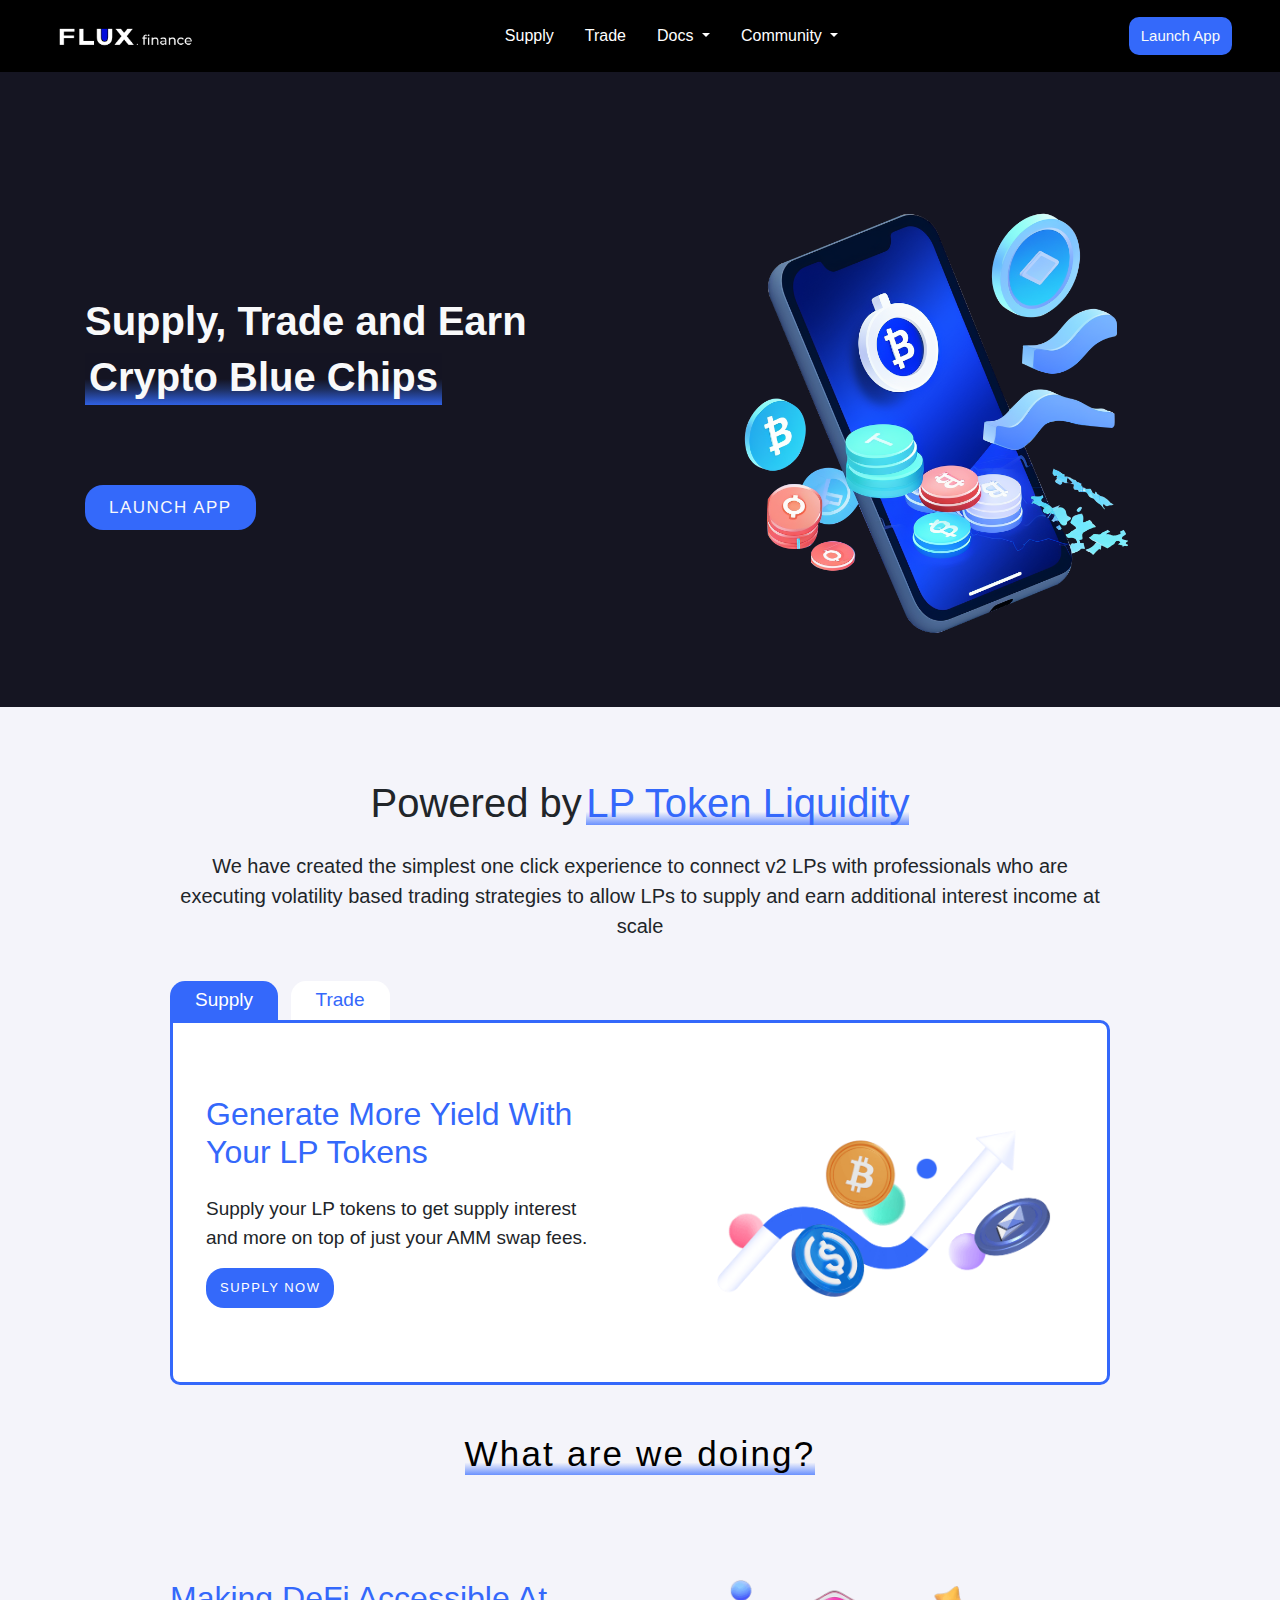
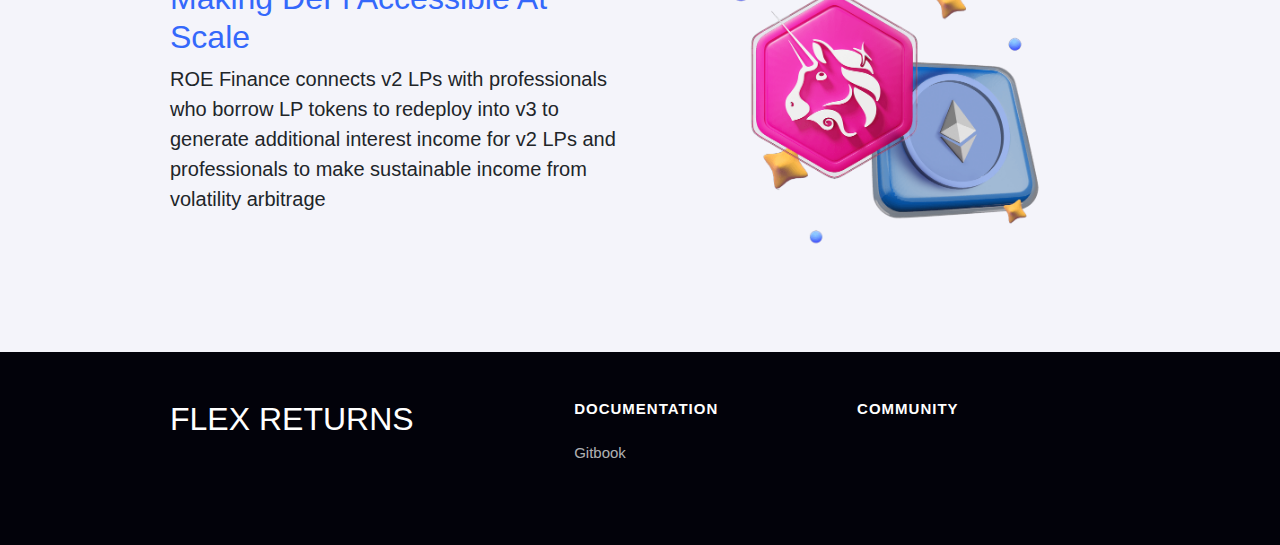
<file: index.html>
<!DOCTYPE html>
<html lang="en">

<head>

    <meta charset="UTF-8">

    <meta name="viewport" content="width=device-width, initial-scale=1.0">

    <!-- BOOTSTRAP LINKS -->
    <link rel="stylesheet" href="https://cdn.jsdelivr.net/npm/bootstrap@4.3.1/dist/css/bootstrap.min.css"
        integrity="sha384-ggOyR0iXCbMQv3Xipma34MD+dH/1fQ784/j6cY/iJTQUOhcWr7x9JvoRxT2MZw1T" crossorigin="anonymous">

    <!-- FONT AWESOME LINK -->
    <link rel="stylesheet" href="https://cdnjs.cloudflare.com/ajax/libs/font-awesome/6.4.2/css/all.min.css"
        integrity="sha512-z3gLpd7yknf1YoNbCzqRKc4qyor8gaKU1qmn+CShxbuBusANI9QpRohGBreCFkKxLhei6S9CQXFEbbKuqLg0DA=="
        crossorigin="anonymous" referrerpolicy="no-referrer" />

    <!-- GOGGLE FONTS LINKS -->
    <link rel="preconnect" href="https://fonts.googleapis.com">
    <link rel="preconnect" href="https://fonts.gstatic.com" crossorigin>
    <link href="https://fonts.googleapis.com/css2?family=Poppins:wght@200;400&display=swap" rel="stylesheet">

    <!-- CSS -->
    <link rel="stylesheet" href="Assets/css/global.css">
    <link rel="stylesheet" href="Assets/css/index.css">

    <title>Flex Returns</title>
</head>

<body>
    <!-- NAVBAR -->

    <nav class="navbar navbar-expand-lg navbar-dark container-fluid   justify-content-between py-3 px-5">
        <a class="navbar-brand mr-auto" href="#"><img src="Assets/img/flux logo.png" alt=""></a>
        <button class="navbar-toggler ml-auto" type="button" data-toggle="collapse" data-target="#navbarSupportedContent"
            aria-controls="navbarSupportedContent" aria-expanded="false" aria-label="Toggle navigation">
            <span class="navbar-toggler-icon"></span>
        </button>
        <div class="collapse navbar-collapse " id="navbarSupportedContent">
            
                
            
                <ul class="navbar-nav mx-auto mt-2 mt-lg-0">

                    <li class="nav-item  ">
                        <a class="nav-link" href="supply.html">Supply<span class="sr-only">(current)</span></a>
                    </li>
                    <li class="nav-item">
                        <a class="nav-link" href="trade.html">Trade</a>
                    </li>
                    <li class="nav-item dropdown">
                        <a class="nav-link dropdown-toggle" href="#" id="navbarDropdown" role="button" data-toggle="dropdown" aria-haspopup="true" aria-expanded="false">
                          Docs
                        </a>
                        <div class="dropdown-menu " aria-labelledby="navbarDropdown">
                          <a class="dropdown-item" href="#">Gitbook</a>
                          
                          
                          
                        </div>
                      </li>
                      <li class="nav-item dropdown">
                        <a class="nav-link dropdown-toggle" href="#" id="navbarDropdown" role="button" data-toggle="dropdown" aria-haspopup="true" aria-expanded="false">
                          Community
                        </a>
                        <div class="dropdown-menu" aria-labelledby="navbarDropdown">
                          <a class="dropdown-item" href="#">Twitter</a>
                          <a class="dropdown-item" href="#">Telegram</a>
                         
                          
                        </div>
                      </li>

                </ul>
                <a href="supply.html">
                <button class="button-type2 text-light">
                    Launch App
                </button>
            </a>
                
        </div>
    </nav>


    <div class="main-part ">

        <!-- SECTION 1 -->
        <section class="section-1">
            <div class="container pt-5">
                <div class="row">
                    <div class="col-lg-6 col-md-6 col-xm-12">
                        <div class="h-100  d-flex d-flex text-light flex-column justify-content-center">
                            <h1 class="font-weight-bold topheadingmobile">Supply, Trade and Earn </h1>
                            <h1 class="font-weight-bold text-blue-background topheadingmobile">‍Crypto Blue Chips</h1>
                            <div class="mt-4">
                                <a href="supply.html">
                                <button class="button-type1 px-4 text-light mt-5">
                                    LAUNCH APP
                                </button>
                            </a>
                            </div>
                        </div>
                    </div>
                    <div class="col-lg-6 col-md-6 col-xm-12 pt-5 pr-3">
                        <img class="w-100" src="Assets/img/section1_illustrator.png" alt="">

                    </div>
                </div>
            </div>
        </section>


        <!-- SECTION 2 -->

        <section class="section-2 pb-5">
            <div class="container pt-5 s2-container">
                <div class="s2-top  mt-4 pb-10 text-center ">
                    <span>
                        <h1 class="d-inline breaking-point topheadingmobile" >Powered by</h1>
                    </span>
                    
                    <span>
                        <h1 class="text-blue-background-2 d-inline topheadingmobile">‍LP Token Liquidity</h1>
                    </span>
                    <p class="my-4 pb-3">We have created the simplest one click experience to connect v2 LPs with
                        professionals who are executing volatility based trading strategies to allow LPs to supply and
                        earn additional interest income at scale</p>
                </div>



                <div class="btn_divs ">
                    <button class="btn_a " id="btn_a">Supply</button>
                    <button class="mx-2 btn_b" id="btn_b">Trade</button>

                </div>
                <div class="blocks ">
                    <div class="div_a " id="div_a">
                        <div class="row  pt-5 pb-4 " id="div_a_inside">
                            <div class="h-100 px-4 col-lg-6 col-md-6 col-xm-12">
                                <div class="d-flex p-4 flex-column justify-content-center ">
                                    <h2 class="text_blue">Generate More Yield With Your LP Tokens</h2>
                                    <p class="pt-3 supply-text">Supply your LP tokens to get supply interest and more on
                                        top of just your AMM swap fees.</p>
                                    <button class="button-type1 supply-btn">SUPPLY NOW</button>
                                </div>
                            </div>
                            <div class="col-lg-6 col-md-6 col-xm-12">
                                <img class="p-5 w-100" src="Assets/img/supply_img.png" alt="">
                            </div>
                        </div>


                    </div>
                    <div class="div_b" id="div_b">

                        <div class="row    ">
                            <div class="h-100 px-4 pt-5  col-lg-6 col-md-6 col-xm-12">
                                <div class="h-100  d-flex p-4 flex-column justify-content-center ">
                                    <h2 class="text_blue">Profit in Both Market Directions</h2>
                                    <p class="pt-3 supply-text">Trade impermanent gains to profit when the market moves
                                        sharply in either direction</p>
                                    <button class="button-type1 supply-btn">TRADE NOW</button>
                                </div>
                            </div>
                            <div class="col-lg-6 h-100 col-md-6 col-xm-12">
                                <img class="p-5 w-100" src="Assets/img/trade_img.png" alt="">
                            </div>
                        </div>
                    </div>
                </div>

            </div>

        </section>


        <!-- SECTION 3 -->

        <section class="section-3">
            <div class="container s3-container pb-5">
                <div class="text-center w-100  d-flex justify-content-center mb-5">
                    <h2 class=" text-blue-background-2 s3-top ">What are we doing?</h2>
                </div>
                <div class="row mb-5">
                    <div class="col-lg-6 col-lg-6 col-sm-12 pt-5">
                        <h2 class="text_blue alingmentmobile">Making DeFi Accessible At Scale</h1>
                            <p>ROE Finance connects v2 LPs with professionals who borrow LP tokens to redeploy into v3
                                to generate additional interest income for v2 LPs and professionals to make sustainable
                                income from volatility arbitrage</p>

                    </div>
                    <div class="col-lg-6 col-lg-6 col-sm-12">
                        <img class="w-100 px-5 pt-5" src="Assets/img/section-3.png" alt="">

                    </div>
                </div>
            </div>
        </section>

        <!-- FOOTER -->


        <footer>
            <div class="pt-5 container foot-container pb-5">
                <div class="row">
                    <div class="col-lg-5 col-md-4 col-sm-12 pb-5">
                        <h2>FLEX RETURNS</h2>

                    </div>
                    <div class="col-lg-7 col-md-8 col-sm-12">
                        <div class="row">

                            <div class="col-lg-6 col-md-6 col-sm-12 pb-3">
                                <h6 class="foot-type-1 mb-4">DOCUMENTATION</h6>
                                <a href="">
                                    <p class="foot-type-2">Gitbook</p>
                                </a>

                            </div>
                            <div class="col-lg-6 col-md-6 col-sm-12 pb-3">
                                <h6 class="foot-type-1 mb-3">COMMUNITY</h6>
                                <div class="foot-icons">
                                    <a href=""><i class="fa-brands px-1 fa-x-twitter"></i></a>
                                    <a href=""><i class="fa-brands px-1 fa-telegram"></i></a>
                                    <a href=""><i class="fa-brands px-1 fa-medium"></i></a>
                                </div>
                            </div>
                        </div>
                    </div>
                </div>

            </div>
        </footer>


    </div>

</body>

<script src="Assets/js/index.js"></script>
<script src="https://code.jquery.com/jquery-3.3.1.slim.min.js"
    integrity="sha384-q8i/X+965DzO0rT7abK41JStQIAqVgRVzpbzo5smXKp4YfRvH+8abtTE1Pi6jizo"
    crossorigin="anonymous"></script>
<script src="https://cdn.jsdelivr.net/npm/popper.js@1.14.7/dist/umd/popper.min.js"
    integrity="sha384-UO2eT0CpHqdSJQ6hJty5KVphtPhzWj9WO1clHTMGa3JDZwrnQq4sF86dIHNDz0W1"
    crossorigin="anonymous"></script>
<script src="https://cdn.jsdelivr.net/npm/bootstrap@4.3.1/dist/js/bootstrap.min.js"
    integrity="sha384-JjSmVgyd0p3pXB1rRibZUAYoIIy6OrQ6VrjIEaFf/nJGzIxFDsf4x0xIM+B07jRM"
    crossorigin="anonymous"></script>

</html>
</file>
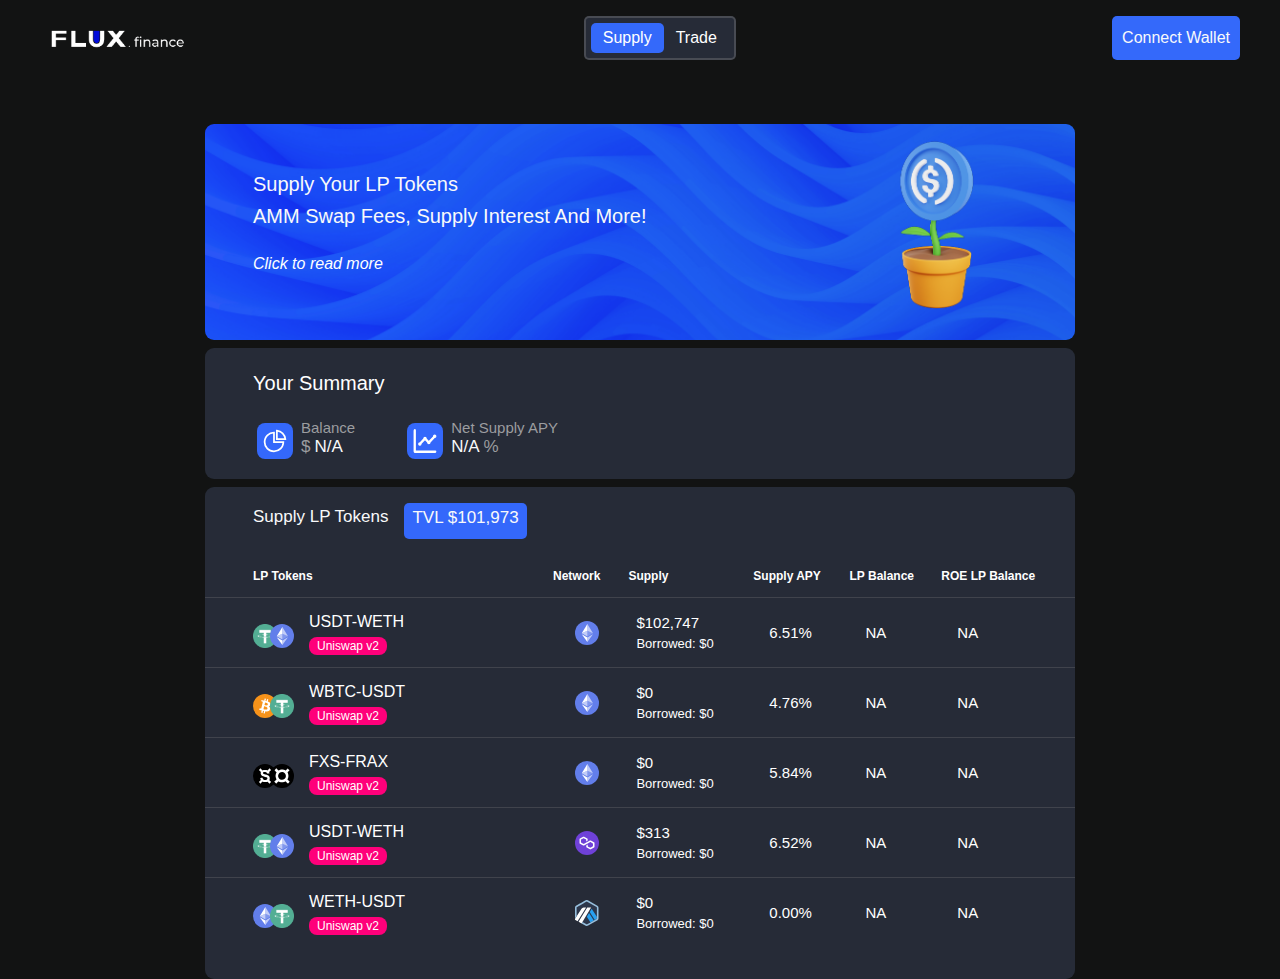
<file: supply.html>
<!DOCTYPE html>
<html lang="en">

<head>

    <meta charset="UTF-8">

    <meta name="viewport" content="width=device-width, initial-scale=1.0">

    <!-- BOOTSTRAP LINKS -->
    <link rel="stylesheet" href="https://cdn.jsdelivr.net/npm/bootstrap@4.3.1/dist/css/bootstrap.min.css"
        integrity="sha384-ggOyR0iXCbMQv3Xipma34MD+dH/1fQ784/j6cY/iJTQUOhcWr7x9JvoRxT2MZw1T" crossorigin="anonymous">

    <!-- FONT AWESOME LINK -->
    <link rel="stylesheet" href="https://cdnjs.cloudflare.com/ajax/libs/font-awesome/6.4.2/css/all.min.css"
        integrity="sha512-z3gLpd7yknf1YoNbCzqRKc4qyor8gaKU1qmn+CShxbuBusANI9QpRohGBreCFkKxLhei6S9CQXFEbbKuqLg0DA=="
        crossorigin="anonymous" referrerpolicy="no-referrer" />

    <!-- GOGGLE FONTS LINKS -->
    <link rel="preconnect" href="https://fonts.googleapis.com">
    <link rel="preconnect" href="https://fonts.gstatic.com" crossorigin>
    <link href="https://fonts.googleapis.com/css2?family=Poppins:wght@200;400&display=swap" rel="stylesheet">

    <!-- CSS -->
    <link rel="stylesheet" href="Assets/css/global.css">
    <link rel="stylesheet" href="Assets/css/supply.css">

    <title>Flex Returns</title>
</head>

<body>

    <!-- NAVBAR -->
    
    <nav class=" py-3 " style="padding-left: 40px; padding-right: 40px;">
    
        
        <div class="d-flex justify-content-between" id="navbarSupportedContent">
            
                
                <a class="my-auto navbar-brand" href="index.html"><img src="Assets/img/flux logo.png" alt=""></a>
                
            
                <div class=" mx-auto navbar-nav-box d-flex mt-2 mt-lg-0">
                    <div class="navbar-nav-item" id="navbar-nav-item1">
                           <a href="supply.html">Supply</a>
                    </div>
                    <div class="navbar-nav-item">
                        <a href="trade.html">Trade</a>
                    </div>
                </div>
                <button class="nav-button text-light" onclick="connectingMetaMask()">
                    Connect Wallet
                </button>
                
        </div>
    </nav>



    <!-- DIV 1 -->

    <div class="section-1 mt-5">
        <div class="container divs-container ">
            <div class="row div_1">
                <div class="p-5 col-lg-8 col-md-8 col-sm-12 text-light">
                    <h5>Supply Your LP Tokens</h5>
                    <h5 class="pb-3">AMM Swap Fees, Supply Interest And More!</h5>
                    <a href="">
                        <p class="div_1_link">Click to read more</p>
                    </a>
                </div>
                <div class="col-lg-4 col-md-4 text-center col-sm-12">
                    <img class="w-100 div_1_img " src="Assets/img/plant_pot.png" alt="">
                </div>
            </div>
        </div>
    </div>

    <!-- DIV 2 -->

    <div class="section-2 mt-2">
        <div class="container  div2-container">
            <div class="div_2 px-5 py-2 pb-3">
                <h5 class="div2-top mb-4">Your Summary</h5>
                <div class="d-flex flex-row ">
                    <span class="d-flex flex-row mr-5">
                        <div class="">
                            <img class="m-1 div_2_img mr-2" src="Assets/img/div_2_pic1.svg" alt="">
                        </div>
                        <div>
                            <h6 class="div_2_text1">Balance</h6>
                            <h6 class="div_2_text2">$<span class="text-light pl-1">N/A</span></h6>
                        </div>

                    </span>
                    <span class="d-flex flex-row">
                        <div class="">
                            <img class="m-1 div_2_img mr-2" src="Assets/img/div_2_pic2.svg" alt="">
                        </div>
                        <div>
                            <h6 class="div_2_text1">Net Supply APY</h6>
                            <h6 class="div_2_text2"><span class="text-light pr-1">N/A</span>%</h6>
                        </div>

                    </span>
                </div>
            </div>
        </div>
    </div>


    <!-- DIV 3 -->

    <div class="section-2 mt-2 ">
        <div class="container   div2-container">
            <div class="div_3 pt-3   pb-3">
                <div class="div_3_top px-5 d-flex flex-row text-light">
                    <h5 class=" div3-top-text">Supply LP Tokens</h5>
                    <div class="ml-3 div3-top-blue">
                        <h5>TVL $101,973</h5>
                    </div>
                </div>

                <div class="section-3 ">
                    <div class="box-main mt-3 s3-large pb-3">

                        <div>
                            <table>
                                <tr>
                                    <th style="padding-left: 48px;">LP Tokens</th>
                                    <th>Network
                                    </th>
                                    <th class="pl-2">Supply</th>
                                    <th>Supply APY</th>
                                    <th>LP Balance
                                    </th>
                                    <th>ROE LP Balance
                                    </th>
                                </tr>
                                <tr class="table-row">
                                    <td style='width:40%; padding-left: 48px;'>
                                        <div class="d-flex flex-row  s3-box-top">
                                            <div class="s3-img-container px-4  ">
                                                <img src="Assets/img/usdt-removebg-preview.png" class="s3-img1 " alt="">
                                                <img src="Assets/img/Etherum.svg" class="s3-img2 " alt="">

                                            </div>

                                            <div class="s3-span pl-2 s3-box-top-p">
                                                <p id="popup-text1.1">USDT-WETH

                                                </p>
                                                <p class="s3p">Uniswap v2</p>

                                            </div>
                                        </div>
                                    </td>
                                    <td style="text-align: center; ">
                                        <img class="s3-img" src="Assets/img/Etherum.svg" alt="">
                                    </td>
                                    <td>
                                        <div class="d-flex justify-content-between s3-box-top pl-3">

                                            <div>
                                                <p class="td-3-1">$102,747

                                                </p>
                                                <p class="td-3-2">Borrowed: $0</p>

                                            </div>
                                        </div>
                                    </td>
                                    <td>
                                        <p class="td-3-1 pl-3" id="popup-text3.1">6.51%

                                        </p>
                                    </td>
                                    <td>
                                        <p class="td-3-1 pl-3 " id="popup-withdraw1.1">NA

                                        </p>
                                    </td>
                                    <td>
                                        <p class="td-3-1 pl-3" id="popup-text2.1">NA

                                        </p>
                                    </td>
                                </tr>
                                <tr class="table-row">
                                    <td style='width:40%; padding-left: 48px;'>
                                        <div class="d-flex flex-row  s3-box-top">
                                            <div class="s3-img-container px-4  ">
                                                <img src="Assets/img/wbdt.svg" class="s3-img1 " alt="">
                                                <img src="Assets/img/usdt-removebg-preview.png" class="s3-img2 " alt="">

                                            </div>

                                            <div class="s3-span pl-2 s3-box-top-p">
                                                <p id="popup-text1.2">WBTC-USDT

                                                </p>
                                                <p class="s3p">Uniswap v2</p>

                                            </div>
                                        </div>
                                    </td>
                                    <td style="text-align: center; ">
                                        <img class="s3-img" src="Assets/img/Etherum.svg" alt="">
                                    </td>
                                    <td>
                                        <div class="d-flex justify-content-between s3-box-top pl-3">

                                            <div>
                                                <p class="td-3-1">$0

                                                </p>
                                                <p class="td-3-2">Borrowed: $0</p>

                                            </div>
                                        </div>
                                    </td>
                                    <td>
                                        <p class="td-3-1 pl-3" id="popup-text3.2">4.76%

                                        </p>
                                    </td>
                                    <td>
                                        <p class="td-3-1 pl-3" id="popup-withdraw1.2">NA

                                        </p>
                                    </td>
                                    <td>
                                        <p class="td-3-1 pl-3" id="popup-text2.2">NA

                                        </p>
                                    </td>
                                </tr>
                                <tr class="table-row">
                                    <td style='width:40%; padding-left: 48px;'>
                                        <div class="d-flex flex-row  s3-box-top">
                                            <div class="s3-img-container px-4  ">
                                                <img src="Assets/img/fxs.svg" class="s3-img1 " alt="">
                                                <img src="Assets/img/frax.svg" class="s3-img2 " alt="">

                                            </div>

                                            <div class="s3-span pl-2 s3-box-top-p">
                                                <p id="popup-text1.3">FXS-FRAX
                                                </p>
                                                <p class="s3p">Uniswap v2</p>

                                            </div>
                                        </div>
                                    </td>
                                    <td style="text-align: center; ">
                                        <img class="s3-img" src="Assets/img/Etherum.svg" alt="">
                                    </td>
                                    <td>
                                        <div class="d-flex justify-content-between s3-box-top pl-3">

                                            <div>
                                                <p class="td-3-1">$0

                                                </p>
                                                <p class="td-3-2">Borrowed: $0</p>

                                            </div>
                                        </div>
                                    </td>
                                    <td>
                                        <p class="td-3-1 pl-3" id="popup-text3.3">5.84%

                                        </p>
                                    </td>
                                    <td>
                                        <p class="td-3-1 pl-3" id="popup-withdraw1.3">NA

                                        </p>
                                    </td>
                                    <td>
                                        <p class="td-3-1 pl-3" id="popup-text2.3">NA

                                        </p>
                                    </td>
                                </tr>
                                <tr class="table-row">
                                    <td style='width:40%; padding-left: 48px;'>
                                        <div class="d-flex flex-row  s3-box-top">
                                            <div class="s3-img-container px-4  ">
                                                <img src="Assets/img/usdt-removebg-preview.png" class="s3-img1 " alt="">
                                                <img src="Assets/img/Etherum.svg" class="s3-img2 " alt="">

                                            </div>

                                            <div class="s3-span pl-2 s3-box-top-p">
                                                <p id="popup-text1.4">USDT-WETH

                                                </p>
                                                <p class="s3p">Uniswap v2</p>

                                            </div>
                                        </div>
                                    </td>
                                    <td style="text-align: center; ">
                                        <img class="s3-img" src="Assets/img/polygon.svg" alt="">
                                    </td>
                                    <td>
                                        <div class="d-flex justify-content-between s3-box-top pl-3">

                                            <div>
                                                <p class="td-3-1">$313

                                                </p>
                                                <p class="td-3-2">Borrowed: $0</p>

                                            </div>
                                        </div>
                                    </td>
                                    <td>
                                        <p class="td-3-1 pl-3" id="popup-text3.4">6.52%

                                        </p>
                                    </td>
                                    <td>
                                        <p class="td-3-1 pl-3" id="popup-withdraw1.4">NA

                                        </p>
                                    </td>
                                    <td>
                                        <p class="td-3-1 pl-3" id="popup-text2.4">NA

                                        </p>
                                    </td>
                                </tr>
                                <tr class="table-row">
                                    <td style='width:40%; padding-left: 48px;'>
                                        <div class="d-flex flex-row  s3-box-top">
                                            <div class="s3-img-container px-4  ">
                                                <img src="Assets/img/Etherum.svg" class="s3-img1 " alt="">
                                                <img src="Assets/img/usdt-removebg-preview.png" class="s3-img2 " alt="">

                                            </div>

                                            <div class="s3-span pl-2 s3-box-top-p">
                                                <p id="popup-text1.5">WETH-USDT

                                                </p>
                                                <p class="s3p">Uniswap v2</p>

                                            </div>
                                        </div>
                                    </td>
                                    <td style="text-align: center; ">
                                        <img class="s3-img" src="Assets/img/Arbitrum.svg" alt="">
                                    </td>
                                    <td>
                                        <div class="d-flex justify-content-between s3-box-top pl-3">

                                            <div>
                                                <p class="td-3-1">$0

                                                </p>
                                                <p class="td-3-2">Borrowed: $0</p>

                                            </div>
                                        </div>
                                    </td>
                                    <td>
                                        <p class="td-3-1 pl-3" id="popup-text3.5">0.00%

                                        </p>
                                    </td>
                                    <td>
                                        <p class="td-3-1 pl-3" id="popup-withdraw1.5">NA

                                        </p>
                                    </td>
                                    <td>
                                        <p class="td-3-1 pl-3" id="popup-text2.5">NA

                                        </p>
                                    </td>
                                </tr>
                            </table>
                        </div>
                    </div>



                </div>
            </div>
        </div>


        <!-- --------POP UP------ -->

        <div class="popup" id="popup-1">
            <div class="overlay"></div>
            <div class="content p-3">
                <div class="content-head d-flex justify-content-center">
                    <div class="popup-head" id="popup-head1">
                        Supply
                    </div>
                    <div id="popup-head2" class="popup-head">
                        Withdraw
                    </div>
                    <div class="close-btn" onclick="togglePopup()">&times;</div>
                </div>


                <div id="supply">
                    <div class="popup-bottom mx-2">
                        <div class="popup-bottom1 pt-3 d-flex justify-content-center">
                            <div class="px-3" id="bottom-i1">
                                <i class="fa-solid fa-bolt pr-2"></i>LP
                            </div>
                            <div class="px-3" id="bottom-i2">
                                <i class="fa-solid fa-bolt pr-2"></i>Zap
                            </div>
                            <div class="px-3" id="bottom-i3">
                                <i class="fa-solid fa-bolt pr-2"></i>Add
                            </div>
                        </div>

                        <div id="add-hidden-top">
                            <div class="popup-bottom2  py-2 px-3 mt-3 d-flex  justify-content-between">
                                <div class="bottom2-l">0</div>
                                <div class="bottom2-r">
                                    <div class="bottom2-r-top px-2 py-1" id="bottom2-r-top1">

                                    </div>

                                    <div class="bottom2-r-bottom d-flex flex-row-reverse id=" bottom2-r-bottom">
                                        <span>N/A</span> <i class="fa-solid fa-wallet my-auto pr-2"></i>
                                    </div>
                                </div>
                            </div>
                            <div class="mt-2" style="font-size: 25px; color: rgba(255, 255, 255, 0.326);">
                                +
                            </div>

                        </div>



                        <div class="popup-bottom2 py-2 px-3 mt-3 d-flex justify-content-between">
                            <div class="bottom2-l">0</div>
                            <div class="bottom2-r">
                                <div class="bottom2-r-top px-2 py-1" id="bottom2-r-top">

                                </div>
                                <div class="dropdown popup-dropdown-main" id="popup-dropdown-main">
                                    <div class=" popup-dropdown btn popup-zap-dropdown dropdown-toggle p-1 "
                                        type="button" id="dropdownMenuButton" data-toggle="dropdown"
                                        aria-haspopup="true" aria-expanded="false">

                                    </div>
                                    <div class="dropdown-menu" id="dropdown-menu-2"
                                        aria-labelledby="dropdownMenuButton">


                                    </div>
                                </div>
                                <div class="bottom2-r-bottom d-flex flex-row-reverse id=" bottom2-r-bottom">
                                    <span>N/A</span> <i class="fa-solid fa-wallet my-auto pr-2"></i>
                                </div>
                            </div>
                        </div>
                        <div class="popup-bottom3 d-flex mt-3 justify-content-between">
                            <div class="popup-bottom3-l">
                                <h5>Your ROE LP Token Balance</h5>
                                <h5>Supply APY</h5>
                                <h5>Fees</h5>
                            </div>
                            <div class="popup-bottom3-r">
                                <h5 id="bottom3-R1">N/A</h5>
                                <h5 id="bottom3-R2"></h5>
                                <h5>0.00%</h5>
                            </div>

                        </div>
                        <button class="popup-button mt-3" onclick="connectingMetaMask()">
                            Connect Wallet
                        </button>
                    </div>
                </div>

                <div id="withdraw">

                    <div class="popup-bottom mx-2">
                        

                        <div class="popup-bottom2 py-2 px-3 mt-3 d-flex justify-content-between">
                            <div class="bottom2-l">0</div>
                            <div class="bottom2-r">
                                <div class="bottom2-r-top px-2 py-1" id="bottom2-r-top-w">

                                </div>
                                
                                <div class="bottom2-r-bottom d-flex flex-row-reverse id=" bottom2-r-bottom">
                                    <span>N/A</span> <i class="fa-solid fa-wallet my-auto pr-2"></i>
                                </div>
                            </div>
                        </div>
                        <div class="popup-bottom3 d-flex mt-3 justify-content-between">
                            <div class="popup-bottom3-l">
                                <h5>Your LP Token Balance</h5>
                                <h5>Supply APY</h5>
                                <h5>Fees</h5>
                            </div>
                            <div class="popup-bottom3-r">
                                <h5 id="withdraw-bottom3-R1">N/A</h5>
                                <h5 id="withdarw-bottom3-R2"></h5>
                                <h5>0.00%</h5>
                            </div>

                        </div>
                        <button class="popup-button mt-3" onclick="connectingMetaMask()">
                            Connect Wallet
                        </button>
                    </div>

                </div>


            </div>
        </div>

</body>

<script src="Assets/js/supply.js"></script>
<script src="Assets/js/metamask.js"></script>
<script src="https://code.jquery.com/jquery-3.3.1.slim.min.js"
    integrity="sha384-q8i/X+965DzO0rT7abK41JStQIAqVgRVzpbzo5smXKp4YfRvH+8abtTE1Pi6jizo"
    crossorigin="anonymous"></script>
<script src="https://cdn.jsdelivr.net/npm/popper.js@1.14.7/dist/umd/popper.min.js"
    integrity="sha384-UO2eT0CpHqdSJQ6hJty5KVphtPhzWj9WO1clHTMGa3JDZwrnQq4sF86dIHNDz0W1"
    crossorigin="anonymous"></script>
<script src="https://cdn.jsdelivr.net/npm/bootstrap@4.3.1/dist/js/bootstrap.min.js"
    integrity="sha384-JjSmVgyd0p3pXB1rRibZUAYoIIy6OrQ6VrjIEaFf/nJGzIxFDsf4x0xIM+B07jRM"
    crossorigin="anonymous"></script>

</html>
</file>
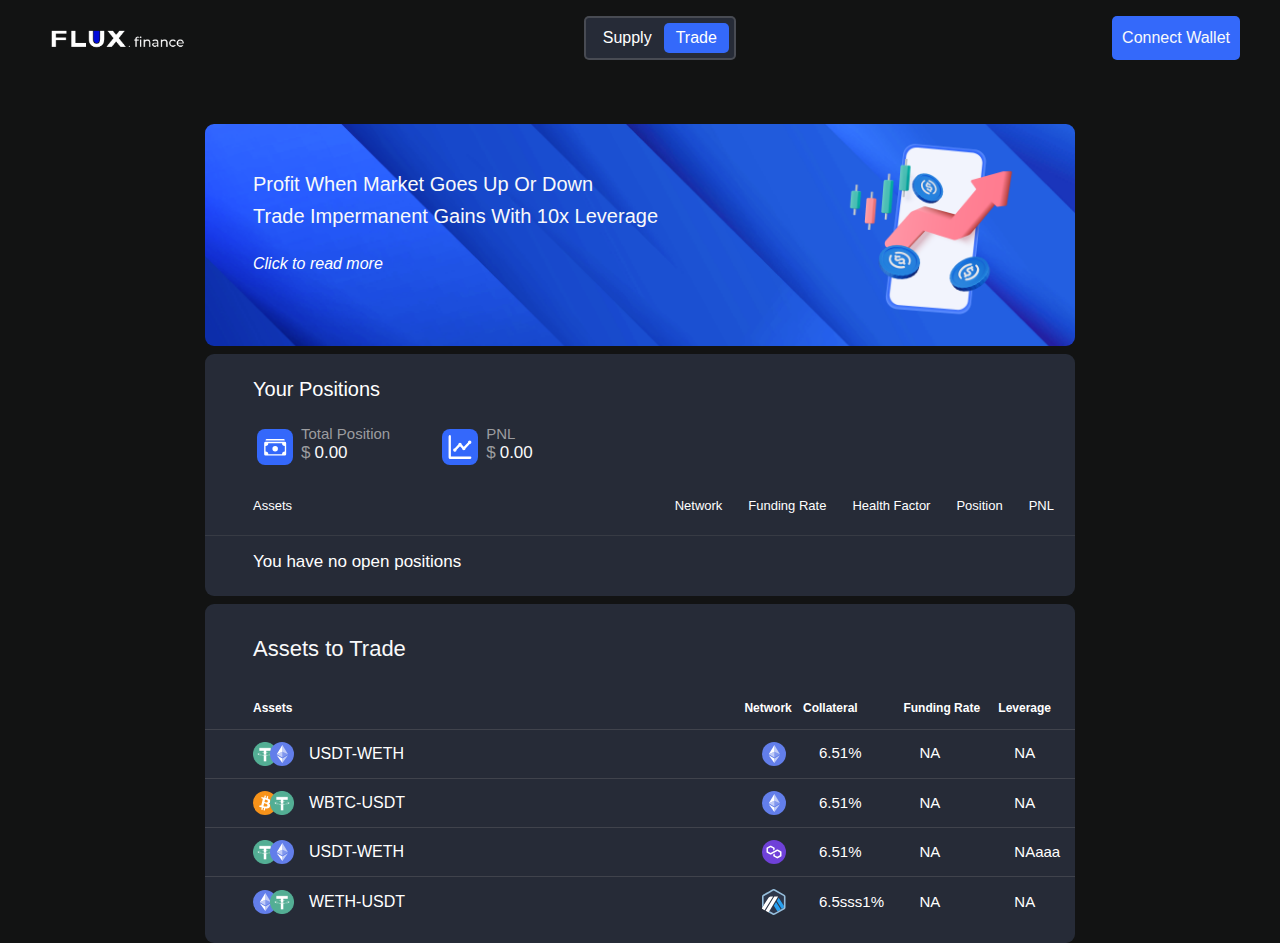
<file: trade.html>
<!DOCTYPE html>
<html lang="en">

<head>

    <meta charset="UTF-8">

    <meta name="viewport" content="width=device-width, initial-scale=1.0">

    <!-- BOOTSTRAP LINKS -->
    <link rel="stylesheet" href="https://cdn.jsdelivr.net/npm/bootstrap@4.3.1/dist/css/bootstrap.min.css"
        integrity="sha384-ggOyR0iXCbMQv3Xipma34MD+dH/1fQ784/j6cY/iJTQUOhcWr7x9JvoRxT2MZw1T" crossorigin="anonymous">

    <!-- FONT AWESOME LINK -->
    <link rel="stylesheet" href="https://cdnjs.cloudflare.com/ajax/libs/font-awesome/6.4.2/css/all.min.css"
        integrity="sha512-z3gLpd7yknf1YoNbCzqRKc4qyor8gaKU1qmn+CShxbuBusANI9QpRohGBreCFkKxLhei6S9CQXFEbbKuqLg0DA=="
        crossorigin="anonymous" referrerpolicy="no-referrer" />

    <!-- GOGGLE FONTS LINKS -->
    <link rel="preconnect" href="https://fonts.googleapis.com">
    <link rel="preconnect" href="https://fonts.gstatic.com" crossorigin>
    <link href="https://fonts.googleapis.com/css2?family=Poppins:wght@200;400&display=swap" rel="stylesheet">

    <!-- CSS -->
    <link rel="stylesheet" href="Assets/css/global.css">
    <link rel="stylesheet" href="Assets/css/trade.css">

    <title>Flex Returns</title>
</head>

<body>

    <!-- NAVBAR -->
    <nav class=" py-3 " style="padding-left: 40px; padding-right: 40px;">
    
        
        <div class="d-flex justify-content-between" id="navbarSupportedContent">
            
                
                <a class="my-auto navbar-brand" href="index.html"><img src="Assets/img/flux logo.png" alt=""></a>
                
            
                <div class=" mx-auto navbar-nav-box d-flex mt-2 mt-lg-0">
                    <div class="navbar-nav-item" id="navbar-nav-item1">
                           <a href="supply.html">Supply</a>
                    </div>
                    <div class="navbar-nav-item" id="navbar-nav-item2">
                        <a href="trade.html">Trade</a>
                    </div>
                </div>
                <button class="nav-button  text-light" onclick="connectingMetaMask()">
                    Connect Wallet
                </button>
                
        </div>
    </nav>

    <!-- DIV 1 -->

    <div class="section-1 mt-5">
        <div class="container divs-container ">
            <div class="row div_1">
                <div class="p-5 pb-3 col-lg-8 col-md-8 col-sm-12 text-light">
                    <h5>Profit When Market Goes Up Or Down</h5>
                    <h5 class="pb-3">Trade Impermanent Gains With 10x Leverage</h5>
                    <a href="">
                        <p class="div_1_link">Click to read more</p>
                    </a>
                </div>
                <div class="col-lg-4 col-md-4 text-center col-sm-12">
                    <img class="w-100 div_1_img " src="Assets/img/phone.png" alt="">
                </div>
            </div>
        </div>
    </div>

    <!-- DIV 2 -->

    <div class="section-2 mt-2">
        <div class="container ">
            <div class="div2-container">
                <div class="div_2 px-5 py-2 pb-3">
                    <h5 class="div2-top mb-4">Your Positions</h5>
                    <div class="d-flex flex-row ">
                        <span class="d-flex flex-row mr-5">
                            <div class="">
                                <img class="m-1 div_2_img mr-2" src="Assets/img/money.f53ac643.svg" alt="">
                            </div>
                            <div>
                                <h6 class="div_2_text1">Total Position</h6>
                                <h6 class="div_2_text2">$<span class="text-light pl-1">0.00</span></h6>
                            </div>

                        </span>
                        <span class="d-flex flex-row">
                            <div class="">
                                <img class="m-1 div_2_img mr-2" src="Assets/img/div_2_pic2.svg" alt="">
                            </div>
                            <div>
                                <h6 class="div_2_text1">PNL</h6>
                                <h6 class="div_2_text2">$<span class="text-light pl-1">0.00</span></h6>
                            </div>

                        </span>
                    </div>


                </div>
                <div class="d-flex justify-content-between top11-box">
                    <div class="top11 px-5">
                        <h5>Assets</h5>
                    </div>
                    <div class="d-flex pr-2 justify-content-between top12">
                        <h5>Network</h5>
                        <h5>Funding Rate</h5>
                        <h5>Health Factor</h5>
                        <h5>Position</h5>
                        <h5>PNL</h5>


                    </div>

                </div>
                <div class=" top12-box px-5 py-3">
                    <h5>You have no open positions</h5>

                </div>

            </div>
        </div>
    </div>


    <!-- DIV 3 -->

    <div class="section-2 mt-2 ">
        <div class="container   div-table-container">
            <div class="div_3 pt-3   pb-0">
                <div class="div_3_top px-5 pt-3 d-flex flex-row text-light">
                    <h5>Assets to Trade</h5>
                </div>

                <div class="section-3 ">
                    <div class="box-main mt-3 s3-large pb-3">

                        <div>
                            <table>
                                <tr>
                                    <th style="padding-left: 48px;">Assets</th>
                                    <th>Network
                                    </th>

                                    <th>Collateral</th>
                                    <th>Funding Rate
                                    </th>
                                    <th>Leverage
                                    </th>
                                </tr>
                                <tr class="table-row">
                                    <td style='width:62%; padding-left: 48px;'>
                                        <div class="d-flex flex-row  s3-box-top">
                                            <div id="popup-top-left1">
                                                <div class="s3-img-container px-4  ">
                                                    <img src="Assets/img/usdt-removebg-preview.png" class="s3-img1 " alt="">
                                                    <img src="Assets/img/Etherum.svg" class="s3-img2 " alt="">

                                                </div>
                                            </div>


                                            <div class="s3-span pl-2 s3-box-top-p">
                                                <p id="popup-text1.1">USDT-WETH

                                                </p>


                                            </div>
                                        </div>
                                    </td>
                                    <td style="text-align: center; " id="network1.1">
                                        <img class="s3-img" name="Etherum" id="s3-img1" src="Assets/img/Etherum.svg" alt="">
                                    </td>

                                    <td>
                                        <p class="td-3-1 pl-3" id="popup-text3.1">6.51%

                                        </p>
                                    </td>
                                    <td>
                                        <p class="td-3-1 pl-3 " id="popup-withdraw1.1">NA

                                        </p>
                                    </td>
                                    <td>
                                        <p class="td-3-1 pl-3" id="popup-text2.1">NA

                                        </p>
                                    </td>
                                </tr>
                                <tr class="table-row">
                                    <td style='width:40%; padding-left: 48px;'>
                                        <div class="d-flex flex-row  s3-box-top">
                                            <div id="popup-top-left2">
                                                <div class="s3-img-container px-4  ">
                                                    <img src="Assets/img/wbdt.svg" class="s3-img1 " alt="">
                                                    <img src="Assets/img/usdt-removebg-preview.png" class="s3-img2 " alt="">

                                                </div>
                                            </div>


                                            <div class="s3-span pl-2 s3-box-top-p">
                                                <p id="popup-text1.2">WBTC-USDT

                                                </p>


                                            </div>
                                        </div>
                                    </td>
                                    <td style="text-align: center; " id="network1.2">
                                        <img class="s3-img" name="Etherum" id="s3-img2" src="Assets/img/Etherum.svg" alt="">
                                    </td>

                                    <td>
                                        <p class="td-3-1 pl-3" id="popup-text3.2">6.51%

                                        </p>
                                    </td>
                                    <td>
                                        <p class="td-3-1 pl-3" id="popup-withdraw1.2">NA

                                        </p>
                                    </td>
                                    <td>
                                        <p class="td-3-1 pl-3" id="popup-text2.2">NA

                                        </p>
                                    </td>
                                </tr>
                                <tr class="table-row">
                                    <td style='width:40%; padding-left: 48px;'>
                                        <div class="d-flex flex-row  s3-box-top">
                                            <div id="popup-top-left3">
                                                <div class="s3-img-container px-4  ">
                                                    <img src="Assets/img/usdt-removebg-preview.png" class="s3-img1 " alt="">
                                                    <img src="Assets/img/Etherum.svg" class="s3-img2 " alt="">

                                                </div>
                                            </div>


                                            <div class="s3-span pl-2 s3-box-top-p">
                                                <p id="popup-text1.3">USDT-WETH
                                                </p>


                                            </div>
                                        </div>
                                    </td>
                                    <td style="text-align: center; " id="network1.3">
                                        <img class="s3-img" name="Polygon" id="s3-img3" src="Assets/img/polygon.svg" alt="">
                                    </td>

                                    <td>
                                        <p class="td-3-1 pl-3" id="popup-text3.3">6.51%

                                        </p>
                                    </td>
                                    <td>
                                        <p class="td-3-1 pl-3" id="popup-withdraw1.3">NA

                                        </p>
                                    </td>
                                    <td>
                                        <p class="td-3-1 pl-3" id="popup-text2.3">NAaaa

                                        </p>
                                    </td>
                                </tr>
                                <tr class="table-row">
                                    <td style='width:40%; padding-left: 48px;'>
                                        <div class="d-flex flex-row  s3-box-top">
                                            <div id="popup-top-left4">
                                                <div class="s3-img-container px-4  ">
                                                    <img src="Assets/img/Etherum.svg" class="s3-img1 " alt="">
                                                    <img src="Assets/img/usdt-removebg-preview.png" class="s3-img2 " alt="">

                                                </div>
                                            </div>


                                            <div class="s3-span pl-2 s3-box-top-p">
                                                <p id="popup-text1.4">WETH-USDT

                                                </p>


                                            </div>
                                        </div>
                                    </td>
                                    <td style="text-align: center; " id="network1.4">
                                        <img class="s3-img" name="Arbitrum" id="s3-img4" src="Assets/img/Arbitrum.svg" alt="">
                                    </td>

                                    <td>
                                        <p class="td-3-1 pl-3" id="popup-text3.4">6.5sss1%

                                        </p>
                                    </td>
                                    <td>
                                        <p class="td-3-1 pl-3" id="popup-withdraw1.4">NA

                                        </p>
                                    </td>
                                    <td>
                                        <p class="td-3-1 pl-3" id="popup-text2.4">NA

                                        </p>
                                    </td>
                                </tr>

                            </table>
                        </div>
                    </div>



                </div>
            </div>
        </div>


        <!-- --------POP UP------ -->

        <div class="popup " id="popup-1">
            <div class="overlay"></div>
            <div class="content p-3">
                <div class="content-head d-flex justify-content-between pb-3 pt-3" id="content-head">

                    <div class="popup-top-left mt-2 px-3" id="popup-top-left">

                    </div>

                    <div class="px-3 popup-top-middle" id="popup-top-middle" >
                        <h5>

                        </h5>
                    </div>
                    <div class="px-3" id="popup-top-right">
                        
                    </div>
                   
                </div>
                <div class="popup-para px-3">
                    <p>
                        Supply collateral to leverage 10x to take on a impermanent gains position. Close the position to
                        lock in your profit. Your cost is the interest fees. Soft liquidation occurs when your supply
                        goes is below 1.01. Hard liquidation is at 1. We strongly advise you use the profit calculator
                        to understand your potential P&L outcomes before you open a position. <a href=""> Profit Calculator</a>
                    </p>
                </div>

                <div id="supply">
                    <div class="popup-bottom mx-2">






                        <div class="popup-bottom2 py-2 px-3 mt-3 d-flex justify-content-between">
                            <div class="bottom2-l">0</div>
                            <div class="bottom2-r">
                                <div class="bottom2-r-top px-2 py-1" id="bottom2-r-top">

                                </div>

                                <div class="bottom2-r-bottom d-flex flex-row-reverse id=" bottom2-r-bottom">
                                    <span>N/A</span> <i class="fa-solid fa-wallet my-auto pr-2"></i>
                                </div>
                            </div>
                        </div>

                        <button class="popup-button mt-3" onclick="connectingMetaMask()">
                            Connect Wallet
                        </button>
                    </div>
                </div>

                <div class="close-btn" onclick="togglePopup()">&times;</div>

            </div>
        </div>

</body>

<script src="Assets/js/trade.js"></script>
<script src="Assets/js/metamask.js"></script>
<script src="https://code.jquery.com/jquery-3.3.1.slim.min.js"
    integrity="sha384-q8i/X+965DzO0rT7abK41JStQIAqVgRVzpbzo5smXKp4YfRvH+8abtTE1Pi6jizo"
    crossorigin="anonymous"></script>
<script src="https://cdn.jsdelivr.net/npm/popper.js@1.14.7/dist/umd/popper.min.js"
    integrity="sha384-UO2eT0CpHqdSJQ6hJty5KVphtPhzWj9WO1clHTMGa3JDZwrnQq4sF86dIHNDz0W1"
    crossorigin="anonymous"></script>
<script src="https://cdn.jsdelivr.net/npm/bootstrap@4.3.1/dist/js/bootstrap.min.js"
    integrity="sha384-JjSmVgyd0p3pXB1rRibZUAYoIIy6OrQ6VrjIEaFf/nJGzIxFDsf4x0xIM+B07jRM"
    crossorigin="anonymous"></script>

</html>
</file>
<file: Assets/css/global.css>
* {
    box-sizing: border-box;
    padding: 0;

    margin: 0;
}
body{
    margin: 0;
    padding: 0;
}

/* TEXT WITH BLUE BACKGROUND */
.text-blue-background {
    background: rgb(48, 97, 228);
    background: linear-gradient(0deg, rgba(48, 97, 228, 1) 0%, rgba(29, 45, 92, 1) 31%, rgba(20, 20, 34, 1) 50%, rgba(20, 20, 34, 1) 100%);
    padding-left: 4px;
    padding-right: 4px;
    padding-bottom: 4px;
    width: fit-content;
}
.text-blue-background-2 {
    background: rgb(244,244,250);
    background: linear-gradient(180deg, rgba(244,244,250,1) 70%, rgba(106,145,254,1) 100%);
    color: rgb(52, 104, 251);
   
}

.navbar-brand img{
    height: 25px;
}

/* BUTTON */
.button-type1 {
    width: fit-content;
    padding: 10px;
    border: none;
    background-color: rgb(52, 105, 250);
    border-radius: 18px;
    font-size: 17px;
    letter-spacing: 1.5px;
    color: white;
}

.button-type1:hover {
    background-color: rgb(27, 82, 233);
    transition: 500ms ease;
}
button{
    border: none;
}
button:focus{
    border: none;
    outline: none;
    
}
.button-type2{
    width: fit-content;
    padding: 5px;
    padding-left: 12px;
    padding-right: 12px;
    padding-top: 8px;
    padding-bottom:8px ;
    border: none;
    background-color: rgb(52, 105, 250);
    border-radius: 10px;
    font-size: 15px;
    
    color: white;
}
/* FONTS */

p{
    font-size: 20px;
    font-weight: 450;
}
.text_blue{
    color: rgb(52, 104, 251);
}


/* FOOTER */

footer{
    background-color: rgb(2,2,10);
    color: white;
}
.foot-container{
    
    padding-left: 100px;
    padding-right: 100px;
}
.foot-type-1{
    font-size: 15px;
    letter-spacing: 1px;
    font-weight: 700;
}
.foot-type-2{
    font-size: 15px;
    display: block;
        
    color: rgba(255, 255, 255, 0.705);
    cursor: pointer;
}
a{
    text-decoration: none;
    
}
a:hover{
    text-decoration: none;
}
.foot-type-2:hover{
    color:white;
}
.fa-brands{
    color: rgba(255, 255, 255, 0.705);
    font-size: 20px;
}
.fa-brands:hover{
    color: white;
    cursor: pointer;
}

@media (max-width:770px) {
    .foot-container{
    
        padding-left: 20px;
        padding-right: 20px;
        text-align: center;
    }
    .navbar-brand img{
        height: 20px;
       
    }

}
@media (max-width:470px){
    .nav-button{
        display: none;
    }
    .navbar-nav-box{
        margin-left: auto !important;
        margin-right: 0 !important;
    }
}
</file>
<file: Assets/css/index.css>
/* NAVBAR */

.navbar {
    background-color: black;
}
.navbar-brand img{
    height: 25px;
}
.navbar-nav li{
    padding-left: 15px;
    color: white;
}
.navbar-nav li a{
    /* padding-left: 15px; */
    color: white !important;
}
.navbar-nav li a:hover{
    color: rgb(128,128,128) !important;
}
.dropdown-menu a{
    font-size: 14px;
    
}
.dropdown-menu{
    padding-top: 0;
    background-color: rgb(26, 26, 41);
    
}

.dropdown-menu a:hover{
    color: rgb(128,128,128) !important;
    background-color: rgb(26,26,41);
    
}


.section-1{
    background-color: rgb(21,21,34);
}
.section-2{
    background-color: rgb(244,244,250);
    
}
.section-3{
    
    background-color: rgb(244,244,250);
    
}
.s2-container{
    padding-left: 100px;
    padding-right: 100px;
}
.s3-container{
    padding-left: 100px;
    padding-right: 100px;
}

.blocks{
    width: 100%;
   
    display: flex;
}

.div_a{
    width: 100%;
    background-color: white;
    height: auto;
    border: 3px solid rgb(52, 104, 251);
    border-radius: 10px;
    border-top-left-radius: 0;
    
    display: block;
    
}

.div_b{
    width: 100%;
    background-color: white;
    height: auto;
    display: none;
    border: 3px solid rgb(52, 104, 251);
    border-radius: 10px;
    border-top-left-radius: 0;
}
.btn_a{
    
    background-color: rgb(52, 104, 251);
    padding:    5px 25px;
    font-size: 19px;
    font-weight: 500;
    border-top-right-radius: 15px;
    border-top-left-radius: 15px;
    color: rgb(255, 255, 255);
    
    
}

.btn_b{
    
    background-color: white;
    padding:    5px 25px;
    font-size: 19px;
    font-weight: 500;
    border-top-right-radius: 15px;
    border-top-left-radius: 15px;
    color: rgb(52, 104, 251);
    border: none;
}

.supply-btn{
    font-size: 13px;
    padding-left: 14px;
    padding-right: 14px;
}
.supply-text{
    font-size: 19px;
    font-weight: 450;
}


.s3-top{
    color: black;
   font-size: 35px;
   letter-spacing: 2.2px;
   font-weight: 500;
}
@media (max-width:770px) {
    .s2-container{
        padding-left: 10px;
        padding-right: 10px;
    }
    .s3-container{
        padding-left: 10px;
        padding-right: 10px;
    }
    .topheadingmobile{
        font-size: 28px;
    }
    .breaking-point{
        display: block !important;
    }
    .alingmentmobile{
        text-align: center !important;
    }
}
</file>
<file: Assets/css/supply.css>
body{
    background-color: rgb(18,19,19);
}

/* NAVBAR */
.navbar-nav-box{
    padding: 5px;
    /* padding-bottom: 0px; */
    background-color: rgb(38,43,55);
    border-radius: 5px;
    height: fit-content;
    
    border: 2px solid rgba(128, 128, 128, 0.379);
}
.nav-button{
    background-color: rgb(52,105,250);
    height: fit-content;
    padding: 10px;
    /* margin-top: 9px; */
    margin-bottom: 0;
    border-radius: 5px;
}
.navbar-nav-item {
padding-left: 12px;
padding-right: 12px;
padding-top: 3px;
padding-bottom: 3px;
border-radius: 5px;
color: white;
font-weight: 500;
cursor: pointer;

}
.navbar-nav-item a{
    color: white;
}
#navbar-nav-item1{
    background-color: rgb(52,105,250);

}


.divs-container{
    padding-left: 150px;
    padding-right: 150px;
   
}
.div2-container{
    padding-left: 135px;
    padding-right: 135px;
}

/* DIV 1 */
.div_1{
    background-image: url(../img/background_wave.png);
    background-repeat: no-repeat;
    background-size: cover;
    border-radius: 9px;
    
}
.div_1_link{
    color: white;
    font-style: italic;
    font-size: 16px;
}
.div_1_img{
    padding: 45px;
    padding-top: 15px;
    padding-bottom: 25px;
}


/* DIV 2 */
.div_2{
    background-color: rgb(38,43,55);
    border-radius: 9px;
}
.div2-top{
    color: white;
    padding-top: 15px;
}
.div_2_img{
    padding: 6px;
    background-color: rgb(52, 104, 251);
    border-radius: 8px;
    width: 36px;
    height: 36px;
}
.div_2_text1{
    padding-bottom: 0;
    margin-bottom: 0;
    font-size: 15px;
    color: rgba(196, 196, 196, 0.758);
}
.div_2_text2{
    color: rgba(196, 196, 196, 0.758);
    font-size: 17px;
    padding-top: 0;
    margin-bottom: 0;
    padding-bottom: 0;
}


/* DIV 3 */

.div_3{
    background-color: rgb(38,43,55);
    border-radius: 9px;

}
.div3-top-blue{
    background-color: rgb(52, 104, 251);
    padding-left: 8px;
    padding-right: 8px;
    
    border-radius: 5px;
}
.div3-top-text{
    font-size: 17px;
    padding-top: 4px;
    padding-bottom: 4px;
}
.div3-top-blue h5{
    font-size: 17px;
    padding-top: 5px;
    padding-bottom: 0px;
    margin-bottom: 0;
    /* font-size: 15px; */
}
.section-3{
    overflow: hidden;
}


  .imgs3{
    width: 18px;
  }
  .s3-box-top-p p{
    font-size: 16px;
    font-weight: 500;
    margin-bottom: 0;
}

  table {
    border-collapse: collapse;
    color: white;
    
    width: 100%;
  }
  
  th, td {
    
    text-align: left;
    
    padding-bottom: 12px  ;
    padding-top: 12px  ;
   
  }
  th{
    color: rgb(255, 255, 255);
    font-size: 12px;
    
  }
  td{
    font-size: 15px;

  }
  .td-3-1 {
    font-size: 15px;
    margin-bottom: 0;
    font-weight: 500;
}
.td-3-2{
      font-size: 13px;
      font-weight: 500;
      margin-bottom: 0;

  }
.s3-img{

    width: 24px;
}
.s3-img-container{
    position: relative;
    
}
.s3-img2{
    width: 24px;
    position: absolute;
    top: 30%;
    left: 35%;
}
.s3-img1{
    left: 0%;
    top: 30%;
    position: absolute;
    width: 24px;

}
.s3p{
    font-size: 12px !important;
    background-color: rgb(255,0,122);
    border-radius: 8px;
    width: fit-content;
    margin-top: 3px;
    padding-left: 8px;
    padding-right: 8px;
}
.table-row{
    border-top: 1px solid rgba(128, 128, 128, 0.29);
}
.table-row:hover{
    background-color: #1C202B;
    cursor: pointer;
}




/* --------POPUP--------------- */
.popup .overlay{
    position: fixed;
    top: 0%;
    left: 0%;
    width: 100vw;
    height: 100vh;
    background-color: rgba(0, 0, 0, 0.626);
    z-index: 1;
    display: none;
}

.popup .content{
    position: fixed;
    top: 50%;
    left: 50%;
    transition: 500ms ease;
    transform: translate(-50%,-50%) scale(0);
    background-color: rgb(38,43,55);
    width: 450px;
    color: white;
    z-index: 2;
    text-align: center;
    border: 2px solid gray;
    border-radius: 20px;
}

.popup-head{
    font-size: 31px;
    padding: 15px;
    font-weight: 500;
    cursor: pointer;
}
#popup-head1{
    color: rgb(52, 104, 251);
}
.close-btn{
    position: absolute;
    right: 5%;
    font-size: 25px;
    cursor: pointer;
}
.popup.active .overlay{

    display: block;
}

.popup.active .content{
    transition: 500ms ease;
    transform: translate(-50%,-50%) scale(1);

}

.popup-bottom1 div{
    font-size: 17px;
}
#bottom-i1{
    color:rgb(52, 104, 251);
}
#bottom-i1, #bottom-i2, #bottom-i3{
    cursor: pointer;
}
.popup-bottom2{
    background-color: rgb(62,68,83);
    border-radius: 10px;
    color: rgba(255, 255, 255, 0.79);
}
.bottom2-r-top{
    background-color: rgb(28,32,43);
    color: white;
    font-size: 13px;
    font-weight: 500;
    letter-spacing: 0.5px;
    border-radius: 10px;
    display: block;
}
.popup-bottom3-l h5{
    font-size: 16px;
    display: flex;
}
.popup-bottom3-r h5{
    font-size: 16px;
    
}
.popup-button{
    width: 100%;
    padding-top:10px ;
    padding-bottom:10px ;
    font-size: 20px;
    border-radius: 10px;
    background-color:rgb(59,153,252);
    color: white;
    font-weight: 500;    
}
.popup-zap-dropdown {
    background-color:rgb(28,32,43);
    color: white;
}
.popup-zap-dropdown a:hover{
    
    color: white;
}
.popup-dropdown, .dropdown-menu{
    font-size: 13px !important;

}
#popup-dropdown-main{
    display: none;
}
#add-hidden-top{
    display: none;
    
}

#withdraw{
    display: none;
}
#supply{
    display: block;
}
#dropdownMenuButton{
    color: white;
}
#dropdownMenuButton:hover{
    color: blue;
}
#dropdown-menu-2{
    background-color: rgb(38,43,55);
    color: white;
    width: 25px !important;
    padding-left: 5px;
    margin-right: 0;
    padding-right: 0;

}
.dropdown-menu{
    width: 25px !important;
}
#dropdown-menu-2:hover{
    color: white;
}
/* -------POPUP ENS----------- */




/* MEDIA QUERIES */

@media (max-width:770px) {
    .divs-container{
        padding-left: 20px;
        padding-right: 20px;
    }
    .div2-container{
        padding-left: 5px;
        padding-right: 5px;
    }
    .div_1_img{
        
        padding: 45px;
        padding-top: 15px;
        
        padding-bottom: 25px;
        width: 70% !important;
    }
    .div_1>:first-child{
        padding-bottom: 5px !important;
        padding-left: 15px !important;
        padding-right: 15px !important;
    }
    
    .div_1 h5{
        text-align: center;
        
    }
    .div_1_link{
        
        text-align: center !important;

    }
    .div2-top{
        text-align: center;
    }
    .div_2{
        padding-left: 10px !important;
        padding-right: 10px !important;
    }
    .section-1{
        margin-top: 5px !important;
    }
    .section-3{
        overflow: scroll;
    }

    table {
        width: 100%;
    }

    th, td {
        text-align: left;
        padding: 8px; /* Adjust the padding as needed for spacing */
    }

    td:first-child,
    th:first-child {
        width: fit-content; /* Let the first column adjust its width automatically */
    }
   
    .s3-img-container {
        display: flex;
        align-items: center;

    }
    .s3-img1{

        left: 0;
    }
  
    .s3-img2 {
        left:35%;
        /* Adjust the margin as needed for spacing */
    }
    .s3-box-top-p p{
        font-size: 15px;
    }
    .s3-box-top-p{
        width: 150px;
    }



    nav{

    padding-left: 8px !important;
    padding-right: 8px !important;

    }
    .button-type2{
        
        /* padding: 2px; */
        padding-left: 2px;
        padding-right: 2px;
        padding-top: 0px !important;
        padding-bottom:0px !important;
        
        
    }
    button{
        padding-top: 0;
    }
    .nav-button{
        margin-top: 8px;
    }
}
@media (max-width:464px){
    .popup .content{
        width: 90%;
    }
    
.popup-head{
    font-size: 25px;
    
}
}
</file>
<file: Assets/css/trade.css>
body{
    background-color: rgb(18,19,19);
}


/* Navbar */
.navbar-nav-box{
    padding: 5px;
    background-color: rgb(38,43,55);
    border-radius: 5px;
    height: fit-content;
    border: 2px solid rgba(128, 128, 128, 0.379);
}
.nav-button{
    background-color: rgb(52,105,250);
    height: fit-content;
    padding: 10px;
    /* margin-top: px; */
    /* margin-top: 9px; */
    margin-bottom: auto;
    border-radius: 5px;
}
.navbar-nav-item {
padding-left: 12px;
padding-right: 12px;
padding-top: 3px;
padding-bottom: 3px;
border-radius: 5px;
color: white;
font-weight: 500;
cursor: pointer;
}
.navbar-nav-item a{
    color: white;
}
#navbar-nav-item2{
    background-color: rgb(52,105,250);

}


.divs-container{
    padding-left: 150px;
    padding-right: 150px;
   
}
.div2-container{
    margin-left: 120px;
    margin-right: 120px;
    background-color: rgb(38,43,55);
    border-radius: 9px;
}
.div-table-container{
    padding-left: 135px;
    padding-right: 135px;
}
/* DIV 1 */
.div_1{
    background-image: url(../img/background_line.png);
    background-repeat: no-repeat;
    background-size: cover;
    border-radius: 9px;
    
}
.div_1_link{
    color: white;
    font-style: italic;
    font-size: 16px;
}
.div_1_img{
    padding: 45px;
    padding-top: 15px;
    padding-bottom: 25px;
}

.top12 h5, .top11 h5{
    font-size: 13px;
    padding: 13px;
    color: white;
    
}   
.top11 h5{
    padding-left: 0;
}
.top11-box:hover{
    background-color: rgb(28, 32, 43);
    border-bottom-right-radius:5px ;
    border-bottom-left-radius:5px ;
}
.top12-box{
    border-top: 1px solid rgba(128, 128, 128, 0.185);
}
.top12-box h5{
    font-size: 17px;
    color: white;
}
.top12-box:hover{
    background-color: rgb(28, 32, 43);
    border-bottom-right-radius:5px ;
    border-bottom-left-radius:5px ;
    
}
/* DIV 2 */

.div2-top{
    color: white;
    padding-top: 15px;
}
.div_2_img{
    padding: 6px;
    background-color: rgb(52, 104, 251);
    border-radius: 8px;
    width: 36px;
    height: 36px;
}
.div_2_text1{
    padding-bottom: 0;
    margin-bottom: 0;
    font-size: 15px;
    color: rgba(196, 196, 196, 0.758);
}
.div_2_text2{
    color: rgba(196, 196, 196, 0.758);
    font-size: 17px;
    padding-top: 0;
    margin-bottom: 0;
    padding-bottom: 0;
}


/* DIV 3 */

.div_3{
    background-color: rgb(38,43,55);
    border-radius: 9px;

}
.div_3_top h5{
    font-size: 22px;
}
.section-3{
    overflow: hidden;
}


  .imgs3{
    width: 18px;
  }
  .s3-box-top-p p{
    font-size: 16px;
    font-weight: 500;
    margin-bottom: 0;
}

  table {
    border-collapse: collapse;
    color: white;
    
    width: 100%;
  }
  
  th, td {
    
    text-align: left;
    
    padding-bottom: 12px  ;
    padding-top: 12px  ;
   
  }
  th{
    color: rgb(255, 255, 255);
    font-size: 12px;
    
  }
  td{
    font-size: 15px;

  }
  .td-3-1 {
    font-size: 15px;
    margin-bottom: 0;
    font-weight: 500;
}
.td-3-2{
      font-size: 13px;
      font-weight: 500;
      margin-bottom: 0;

  }
.s3-img{

    width: 24px;
}
.s3-img-container{
    position: relative;
    
}
.s3-img2{
    width: 24px;
    position: absolute;
    top: 30%;
    left: 35%;
}
.s3-img1{
    left: 0%;
    top: 30%;
    position: absolute;
    width: 24px;

}

.table-row{
    border-top: 1px solid rgba(128, 128, 128, 0.29);
}
.table-row:hover{
    background-color: #1C202B;
    cursor: pointer;
}




/* --------POPUP--------------- */
.popup .overlay{
    position: fixed;
    top: 0%;
    left: 0%;
    width: 100vw;
    height: 100vh;
    background-color: rgba(0, 0, 0, 0.626);
    z-index: 1;
    display: none;
}

.popup .content{
    position: fixed;
    top: 50%;
    left: 50%;
    transition: 500ms ease;
    transform: translate(-50%,-50%) scale(0);
    background-color: rgb(38,43,55);
    width: 450px;
    color: white;
    z-index: 2;
    text-align: center;
   
    border-radius: 8px;
}


.close-btn{
    position: absolute;
    right: 1%;
    font-size: 35px;
    top: -3%;
    cursor: pointer;
    /* background-color:  rgb(28,32,43); */
    /* padding: 10px; */
    /* border-radius: 25%; */
}
.popup.active .overlay{

    display: block;
}

.popup.active .content{
    transition: 500ms ease;
    transform: translate(-50%,-50%) scale(1);

}
.popup-bottom{
    border-top: 1px solid rgba(128, 128, 128, 0.505);
}

.popup-bottom2{
    background-color: rgb(62,68,83);
    border-radius: 10px;
    color: rgba(255, 255, 255, 0.79);
}
.bottom2-r-top{
    background-color: rgb(28,32,43);
    color: white;
    font-size: 13px;
    font-weight: 500;
    letter-spacing: 0.5px;
    border-radius: 10px;
    display: block;
}


.popup-button{
    width: 100%;
    padding-top:10px ;
    padding-bottom:10px ;
    font-size: 20px;
    border-radius: 10px;
    background-color:rgb(59,153,252);
    color: white;
    font-weight: 500;    
}
.content-head{
    height: fit-content;
}
.popup-para{
    text-align: left;
}
.popup-para p{
    font-size: 15px;
}

.popup-top-middle{
    font-size: 22px;
    font-weight: 500;
}
#popup-top-right{
    background-color: rgb(28,32,43);
    font-size: 18px;
    font-weight: 500;
    border-radius: 7px;
    padding-top:2px ;
    padding-bottom:5px ;
}
/* -------POPUP ENS----------- */




/* MEDIA QUERIES */

@media (max-width:770px) {
    .divs-container{
        padding-left: 10px;
        padding-right: 10px;
    }
    .div-table-container{
        padding-left: 10px;
        padding-right: 10px;
    }
    .section-2 .container{
        padding: 5px;
    }
    .top12-box{
        text-align: center;
    }
    .div2-container{
        margin-left: 0;
        margin-right: 0;
    }
    .div_1_img{
        
        padding: 45px;
        padding-top: 15px;
        
        padding-bottom: 25px;
        width: 70% !important;
    }
    .div_1>:first-child{
        padding-bottom: 5px !important;
        padding-left: 15px !important;
        padding-right: 15px !important;
    }
    .div_1 h5{
        text-align: center;
        
    }
    .div_1_link{
        
        text-align: center !important;

    }
    .div2-top{
        text-align: center;
    }
    .div_2{
        padding-left: 10px !important;
        padding-right: 10px !important;
    }
    .section-1{
        margin-top: 5px !important;
    }
    .section-3{
        overflow: scroll;
    }
    .top11-box{
        overflow: scroll;
    }
    table {
        width: 100%;
    }

    th, td {
        text-align: left;
        padding: 8px; /* Adjust the padding as needed for spacing */
    }

    td:first-child,
    th:first-child {
        width: fit-content; /* Let the first column adjust its width automatically */
    }
   
    .s3-img-container {
        display: flex;
        align-items: center;

    }
    .s3-img1{

        left: 0;
    }
  
    .s3-img2 {
        left:35%;
        /* Adjust the margin as needed for spacing */
    }
    .s3-box-top-p p{
        font-size: 15px;
    }
    .s3-box-top-p{
        width: 150px;
    }
    nav{

        padding-left: 8px !important;
        padding-right: 8px !important;
    
        }
        .nav-button{
            margin-top: 8px;
        }
}
@media (max-width:464px){
    .popup .content{
        width: 90%;
    }
    

}
</file>
